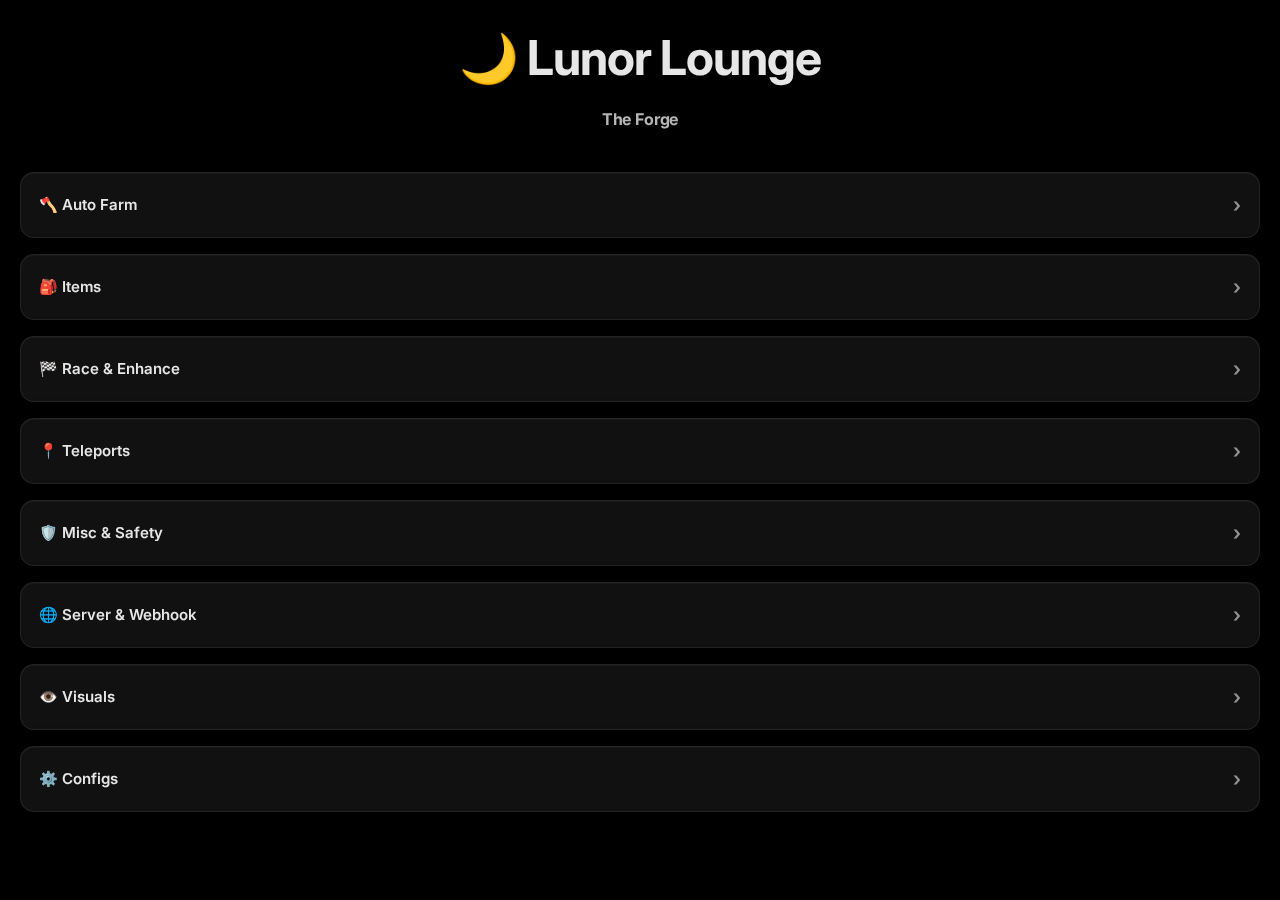
<file: index.html>
<!DOCTYPE html>
<html lang="en">
<head>
<meta charset="UTF-8">
<title>🌙 Lunor Lounge</title>
<meta name="viewport" content="width=device-width, initial-scale=1.0">
<link rel="preconnect" href="https://fonts.googleapis.com">
<link rel="preconnect" href="https://fonts.gstatic.com" crossorigin>
<link href="https://fonts.googleapis.com/css2?family=Inter:wght@400;500;600;700&display=swap" rel="stylesheet">
<link rel="stylesheet" href="style.css">
</head>
<body>

<h1 class="app-title">🌙 Lunor Lounge</h1>
<p class="subtitle">The Forge</p>

<details class="auto-farm">
    <summary>🪓 Auto Farm</summary>
    <details class="auto-farming">
        <summary>⚡ Auto Farming</summary>
        <ul>
            <li>Auto swing (swings both pickaxe and weapon)</li>
            <li>Auto parry (parries enemy attacks, not 100% reliable)</li>
            <li>Auto go to ore (moves to selected ore)</li>
            <li>Auto go to mob (moves to selected mob)</li>
            <li>Auto claim index (claims index automatically)</li>
            <li>Desync (hides your position from others)</li>
        </ul>
    </details>
    <details class="bosses">
        <summary>👹 Bosses</summary>
        <ul>
            <li>Boss info (shows all boss info — time before next party, status, etc.)</li>
            <li>Auto Start & Go to Boss (creates boss party and teleports to boss)</li>
            <li>Spam Start Boss (spawns many bosses, max 16 per person)</li>
            <li>Adjustable character Y, Z, X axis position when farming</li>
        </ul>
    </details>
    <details class="farming-settings">
        <summary>⚙️ Auto Farming Settings</summary>
        <ul>
            <li>Set camera to ores & mobs (sets POV to target)</li>
            <li>Return on toggling off (returns to original position)</li>
            <li>Dodge on attack (goes up when enemy attacks to prevent damage)</li>
            <li>Disable animation (disables running, dashing, etc.)</li>
            <li>Adjustable tween speed</li>
            <li>Movement type (Walk, Tween, Teleport)</li>
            <li>Avoid player (stops floating/flying when a player is near)</li>
            <li>Visualize avoid player</li>
            <li>Adjustable avoid player distance</li>
        </ul>
    </details>
    <details class="farming-settings">
        <summary>📜 Auto Quest</summary>
        <ul>
            <li>Selectable Quest NPCs</li>
            <li>Auto Quest (completes selected quests automatically)</li>
        </ul>
    </details>
</details>

<!-- Items -->
<details class="items">
    <summary>🎒 Items</summary>
    <details>
        <summary>💎 Auto Calculate</summary>
        <ul>
            <li>Calculates inventory value, number of essences, ores, and active bosses</li>
        </ul>
    </details>
    <details>
        <summary>🔨 Forge</summary>
        <ul>
            <li>Auto Forge (automatically forges items)</li>
            <li>Open Forge UI</li>
        </ul>
    </details>
    <details>
        <summary>⛏️ Pickaxe</summary>
        <ul>
            <li>Auto Equip Best Pickaxe</li>
            <li>Auto Purchase Best Pickaxe</li>
            <li>Selectable Pickaxe</li>
            <li>Purchase Pickaxe</li>
        </ul>
    </details>
    <details class="potions">
        <summary>🧪 Potions</summary>
        <details>
            <summary>Manual</summary>
            <ul>
                <li>Selectable Potion</li>
                <li>Potion Amount</li>
                <li>Purchase Potion</li>
            </ul>
        </details>
        <details>
            <summary>Auto</summary>
            <ul>
                <li>Selectable Potion</li>
                <li>Potion Amount</li>
                <li>Auto Buy Potion</li>
                <li>Selectable Auto Consume Potion</li>
                <li>Auto Consume Potion</li>
            </ul>
        </details>
    </details>
    <details class="selling">
        <summary>💰 Selling Items</summary>
        <details>
            <summary>Ores-Basic</summary>
            <ul>
                <li>Selectable Ores</li>
                <li>Selectable Rarity</li>
                <li>Ores Max Price</li>
                <li>Ores Minimum Chance</li>
                <li>Only sell if stash is full</li>
                <li>Auto Sell Ores</li>
            </ul>
        </details>
        <details>
            <summary>Ores-Advanced</summary>
            <ul>
                <li>Selectable ores to keep</li>
                <li>Selectable ores to sell</li>
                <li>Keep amount</li>
                <li>Only Sell if stash is full</li>
                <li>Auto sell ores Advanced</li>
            </ul>
        </details>
        <details>
            <summary>Materials</summary>
            <ul>
                <li>Selectable Materials</li>
                <li>Materials Max Price</li>
                <li>Only Sell if stash is full</li>
                <li>Auto Sell Materials</li>
            </ul>
        </details>
        <details>
            <summary>Runes-Basic</summary>
            <ul>
                <li>Selectable Runes</li>
                <li>Only sell if stash is full</li>
                <li>Auto sell runes</li>
            </ul>
        </details>
        <details>
            <summary>Runes-Advanced</summary>
            <ul>
                <li>Selectable First Trait Pool</li>
                <li>Adjustable Percentage of First Trait Pool</li>
                <li>Selectable Second Trait Pool</li>
                <li>Adjustable Percentage of Second Trait Pool</li>
                <li>Only Sell if stash is full</li>
                <li>Auto Sell Runes Advanced</li>
            </ul>
        </details>
        <details>
            <summary>Equipments</summary>
            <ul>
                <li>Armour</li>
                <li>Pickaxe</li>
                <li>Weapon</li>
            </ul>
        </details>
    </details>
</details>

<!-- Race & Enhance -->
<details class="race-enhance">
    <summary>🏁 Race & Enhance</summary>
    <ul>
        <li>Race Info</li>
        <li>Selectable Race</li>
        <li>Auto Reroll Race</li>
        <li>Selectable Equipment</li>
        <li>Only Enhance if 100%</li>
        <li>Adjustable Target Level</li>
        <li>Auto Enhance</li>
    </ul>
</details>

<!-- Teleports -->
<details class="teleports">
    <summary>📍 Teleports</summary>
    <ul>
        <li>Location Info</li>
        <li>Selectable Saved location</li>
        <li>Save Name</li>
        <li>Save Location</li>
        <li>Delete Saved location</li>
        <li>Copy Coordinates</li>
        <li>Selectable Players</li>
        <li>Selectable NPCs</li>
        <li>Selectable Interactable</li>
        <li>Selectable Shops</li>
    </ul>
</details>

<!-- Misc & Safety -->
<details class="misc">
    <summary>🛡️ Misc & Safety</summary>
    <ul>
        <li>Auto mRejoin</li>
        <li>Selectable Worlds</li>
        <li>Auto Go to world</li>
        <li>No clip</li>
        <li>Auto Run</li>
        <li>Redeem all codes</li>
        <li>Discover all locations</li>
        <li>Selectable Flagged Ranks</li>
        <li>Anti Staff</li>
        <li>Anti Flagged Ranks</li>
        <li>Auto Kick if above player</li>
        <li>Adjustable Server Limit</li>
        <li>Hide Identity</li>
    </ul>
</details>

<!-- Server & Webhook -->
<details class="server-webhook">
    <summary>🌐 Server & Webhook</summary>
    <ul>
        <li>Server Hop to low player</li>
        <li>Auto Server Hop</li>
        <li>Select when to server hop</li>
        <li>Select rocks for when to server hop</li>
        <li>Adjustable Time until hop</li>
        <li>Webhook URL</li>
        <li>Enable Webhook</li>
        <li>Send Text</li>
        <li>Webhook Info</li>
        <li>Stats: Send Stats</li>
        <li>Adjustable Stats Interval</li>
        <li>Events: Disconnect/Kick</li>
        <li>Events: Stuck/Idle</li>
        <li>Adjustable Idle Time</li>
        <li>Notification: Selectable Ores</li>
        <li>Notification: Notify Ores</li>
        <li>Notification: Selectable Materials</li>
        <li>Notification: Notify Materials</li>
    </ul>
</details>

<!-- Visuals -->
<details class="visuals">
    <summary>👁️ Visuals</summary>
    <ul>
        <li>Full Bright</li>
        <li>Disable Camera Shake</li>
        <li>Set FPS cap</li>
        <li>Boost FPS</li>
        <li>Delete Map</li>
        <li>Select Rendering Colour</li>
        <li>Low rendering Screen</li>
        <li>Players ESP</li>
        <li>Ores ESP</li>
        <li>Rocks ESP</li>
        <li>Selectable Rocks</li>
        <li>Adjustable Rocks ESP Distance</li>
        <li>Enemies ESP</li>
        <li>Selectable Enemies</li>
        <li>Adjustable Enemies ESP Distance</li>
    </ul>
</details>

<!-- Configs -->
<details class="configs">
    <summary>⚙️ Configs</summary>
    <ul>
        <li>Selectable Choose theme</li>
        <li>Selectable Starting Gradient</li>
        <li>Selectable Ending Gradient</li>
        <li>Copy Gradient Config</li>
        <li>Import/Export Config</li>
        <li>Config Name</li>
        <li>Config Contents</li>
        <li>Import Config</li>
        <li>Selectable Config List</li>
        <li>Create a Config</li>
        <li>Load a config</li>
        <li>Save a New config</li>
        <li>Delete a Config</li>
        <li>Refresh the Config List</li>
        <li>Auto Load Config</li>
        <li>Auto Load config info</li>
    </ul>
</details>

<script src="script.js"></script>
</body>
</html>
</file>
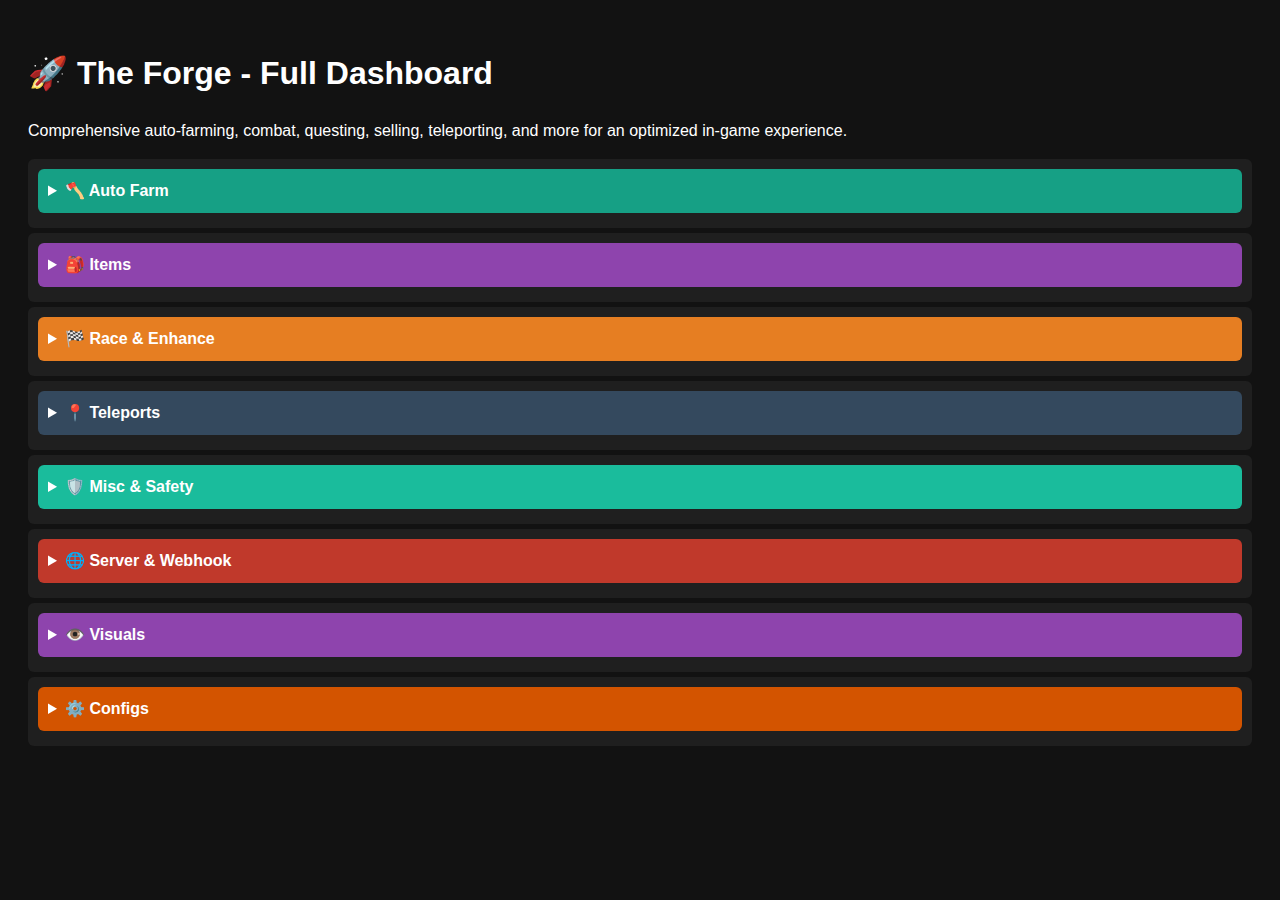
<file: The Forge.html>
<!DOCTYPE html>
<html lang="en">
<head>
<meta charset="UTF-8">
<title>The Forge - Full Dashboard</title>
<meta name="viewport" content="width=device-width, initial-scale=1.0">
<style>
/* ===== Dark Mode Base ===== */
body {
    font-family: Arial, sans-serif;
    background-color: #121212;
    color: #e0e0e0;
    padding: 20px;
    font-size: 16px;
    line-height: 1.5;
}

h1, p {
    color: #fff;
}

details, summary {
    padding: 10px;
    border-radius: 6px;
    cursor: pointer;
    background-color: #1f1f1f;
    margin-bottom: 5px;
}

summary {
    font-weight: bold;
    user-select: none;
}

/* Smooth dropdown animation */
details > ul, details > details > ul {
    max-height: 0;
    overflow: hidden;
    transition: max-height 0.3s ease, opacity 0.3s ease;
    opacity: 0;
    padding-left: 20px;
}

details[open] > ul, details[open] > details > ul {
    max-height: 1000px;
    opacity: 1;
}

details details > ul {
    padding-left: 15px;
}

/* List styles */
ul {
    margin-top: 5px;
    margin-bottom: 5px;
}

/* Responsive */
@media (max-width: 768px) {
    body { padding: 10px; font-size: 14px; }
    summary { padding: 8px; font-size: 14px; }
    ul { margin-left: 15px; font-size: 14px; }
    details { max-width: 100%; overflow-wrap: break-word; }
}

/* Category Colors */
.auto-farm summary { background-color: #16a085; color: #fff; }
.auto-farming summary { background-color: #1abc9c; color: #fff; }
.bosses summary { background-color: #c0392b; color: #fff; }
.farming-settings summary { background-color: #2980b9; color: #fff; }
.items summary { background-color: #8e44ad; color: #fff; }
.potions summary { background-color: #d35400; color: #fff; }
.selling summary { background-color: #27ae60; color: #fff; }
.race-enhance summary { background-color: #e67e22; color: #fff; }
.teleports summary { background-color: #34495e; color: #fff; }
.misc summary { background-color: #1abc9c; color: #fff; }
.server-webhook summary { background-color: #c0392b; color: #fff; }
.visuals summary { background-color: #8e44ad; color: #fff; }
.configs summary { background-color: #d35400; color: #fff; }
</style>
<script>
// Smooth animation for <details>
document.querySelectorAll('details').forEach((detail) => {
    detail.addEventListener('toggle', (e) => {
        const el = e.target;
        const ul = el.querySelector('ul, details > ul');
        if (!ul) return;
        if (el.open) {
            const height = ul.scrollHeight;
            ul.style.maxHeight = height + "px";
            ul.style.opacity = 1;
        } else {
            ul.style.maxHeight = 0;
            ul.style.opacity = 0;
        }
    });
});
</script>
</head>
<body>

<h1>🚀 The Forge - Full Dashboard</h1>
<p>Comprehensive auto-farming, combat, questing, selling, teleporting, and more for an optimized in-game experience.</p>

<!-- Auto Farm -->
<details class="auto-farm">
    <summary>🪓 Auto Farm</summary>

    <details class="auto-farming">
        <summary>⚡ Auto Farming</summary>
        <ul>
            <li>Auto swing (swings both pickaxe and weapon)</li>
            <li>Auto parry (parries enemy attacks, not 100% reliable)</li>
            <li>Auto go to ore (moves to selected ore)</li>
            <li>Auto go to mob (moves to selected mob)</li>
            <li>Auto claim index (claims index automatically)</li>
            <li>Desync (hides your position from others)</li>
        </ul>
    </details>

    <details class="bosses">
        <summary>👹 Bosses</summary>
        <ul>
            <li>Boss info (shows all boss info — time before next party, status, etc.)</li>
            <li>Auto Start & Go to Boss (creates boss party and teleports to boss)</li>
            <li>Spam Start Boss (spawns many bosses, max 16 per person)</li>
            <li>Adjustable character Y, Z, X axis position when farming</li>
        </ul>
    </details>

    <details class="farming-settings">
        <summary>⚙️ Auto Farming Settings</summary>
        <ul>
            <li>Set camera to ores & mobs (sets POV to target)</li>
            <li>Return on toggling off (returns to original position)</li>
            <li>Dodge on attack (goes up when enemy attacks to prevent damage)</li>
            <li>Disable animation (disables running, dashing, etc.)</li>
            <li>Adjustable tween speed</li>
            <li>Movement type (Walk, Tween, Teleport)</li>
            <li>Avoid player (stops floating/flying when a player is near)</li>
            <li>Visualize avoid player</li>
            <li>Adjustable avoid player distance</li>
        </ul>
    </details>

    <details class="farming-settings">
        <summary>📜 Auto Quest</summary>
        <ul>
            <li>Selectable Quest NPCs</li>
            <li>Auto Quest (completes selected quests automatically)</li>
        </ul>
    </details>

</details>

<!-- Items -->
<details class="items">
    <summary>🎒 Items</summary>

    <details>
        <summary>💎 Auto Calculate</summary>
        <ul>
            <li>Calculates inventory value, number of essences, ores, and active bosses</li>
        </ul>
    </details>

    <details>
        <summary>🔨 Forge</summary>
        <ul>
            <li>Auto Forge (automatically forges items)</li>
            <li>Open Forge UI</li>
        </ul>
    </details>

    <details>
        <summary>⛏️ Pickaxe</summary>
        <ul>
            <li>Auto Equip Best Pickaxe</li>
            <li>Auto Purchase Best Pickaxe</li>
            <li>Selectable Pickaxe</li>
            <li>Purchase Pickaxe</li>
        </ul>
    </details>

    <details class="potions">
        <summary>🧪 Potions</summary>

        <details>
            <summary>Manual</summary>
            <ul>
                <li>Selectable Potion</li>
                <li>Potion Amount</li>
                <li>Purchase Potion</li>
            </ul>
        </details>

        <details>
            <summary>Auto</summary>
            <ul>
                <li>Selectable Potion</li>
                <li>Potion Amount</li>
                <li>Auto Buy Potion</li>
                <li>Selectable Auto Consume Potion</li>
                <li>Auto Consume Potion</li>
            </ul>
        </details>

    </details>

    <details class="selling">
        <summary>💰 Selling Items</summary>

        <details>
            <summary>Ores-Basic</summary>
            <ul>
                <li>Selectable Ores</li>
                <li>Selectable Rarity</li>
                <li>Ores Max Price</li>
                <li>Ores Minimum Chance</li>
                <li>Only sell if stash is full</li>
                <li>Auto Sell Ores</li>
            </ul>
        </details>

        <details>
            <summary>Ores-Advanced</summary>
            <ul>
                <li>Selectable ores to keep</li>
                <li>Selectable ores to sell</li>
                <li>Keep amount</li>
                <li>Only Sell if stash is full</li>
                <li>Auto sell ores Advanced</li>
            </ul>
        </details>

        <details>
            <summary>Materials</summary>
            <ul>
                <li>Selectable Materials</li>
                <li>Materials Max Price</li>
                <li>Only Sell if stash is full</li>
                <li>Auto Sell Materials</li>
            </ul>
        </details>

        <details>
            <summary>Runes-Basic</summary>
            <ul>
                <li>Selectable Runes</li>
                <li>Only sell if stash is full</li>
                <li>Auto sell runes</li>
            </ul>
        </details>

        <details>
            <summary>Runes-Advanced</summary>
            <ul>
                <li>Selectable First Trait Pool</li>
                <li>Adjustable Percentage of First Trait Pool</li>
                <li>Selectable Second Trait Pool</li>
                <li>Adjustable Percentage of Second Trait Pool</li>
                <li>Only Sell if stash is full</li>
                <li>Auto Sell Runes Advanced</li>
            </ul>
        </details>

        <details>
            <summary>Equipments</summary>
            <ul>
                <li>Armour</li>
                <li>Pickaxe</li>
                <li>Weapon</li>
            </ul>
        </details>

    </details>

</details>

<!-- Race & Enhance -->
<details class="race-enhance">
    <summary>🏁 Race & Enhance</summary>
    <ul>
        <li>Race Info</li>
        <li>Selectable Race</li>
        <li>Auto Reroll Race</li>
        <li>Selectable Equipment</li>
        <li>Only Enhance if 100%</li>
        <li>Adjustable Target Level</li>
        <li>Auto Enhance</li>
    </ul>
</details>

<!-- Teleports -->
<details class="teleports">
    <summary>📍 Teleports</summary>
    <ul>
        <li>Location Info</li>
        <li>Selectable Saved location</li>
        <li>Save Name</li>
        <li>Save Location</li>
        <li>Delete Saved location</li>
        <li>Copy Coordinates</li>
        <li>Selectable Players</li>
        <li>Selectable NPCs</li>
        <li>Selectable Interactable</li>
        <li>Selectable Shops</li>
    </ul>
</details>

<!-- Misc & Safety -->
<details class="misc">
    <summary>🛡️ Misc & Safety</summary>
    <ul>
        <li>Auto mRejoin</li>
        <li>Selectable Worlds</li>
        <li>Auto Go to world</li>
        <li>No clip</li>
        <li>Auto Run</li>
        <li>Redeem all codes</li>
        <li>Discover all locations</li>
        <li>Selectable Flagged Ranks</li>
        <li>Anti Staff</li>
        <li>Anti Flagged Ranks</li>
        <li>Auto Kick if above player</li>
        <li>Adjustable Server Limit</li>
        <li>Hide Identity</li>
    </ul>
</details>

<!-- Server & Webhook -->
<details class="server-webhook">
    <summary>🌐 Server & Webhook</summary>
    <ul>
        <li>Server Hop to low player</li>
        <li>Auto Server Hop</li>
        <li>Select when to server hop</li>
        <li>Select rocks for when to server hop</li>
        <li>Adjustable Time until hop</li>
        <li>Webhook URL</li>
        <li>Enable Webhook</li>
        <li>Send Text</li>
        <li>Webhook Info</li>
        <li>Stats: Send Stats</li>
        <li>Adjustable Stats Interval</li>
        <li>Events: Disconnect/Kick</li>
        <li>Events: Stuck/Idle</li>
        <li>Adjustable Idle Time</li>
        <li>Notification: Selectable Ores</li>
        <li>Notification: Notify Ores</li>
        <li>Notification: Selectable Materials</li>
        <li>Notification: Notify Materials</li>
    </ul>
</details>

<!-- Visuals -->
<details class="visuals">
    <summary>👁️ Visuals</summary>
    <ul>
        <li>Full Bright</li>
        <li>Disable Camera Shake</li>
        <li>Set FPS cap</li>
        <li>Boost FPS</li>
        <li>Delete Map</li>
        <li>Select Rendering Colour</li>
        <li>Low rendering Screen</li>
        <li>Players ESP</li>
        <li>Ores ESP</li>
        <li>Rocks ESP</li>
        <li>Selectable Rocks</li>
        <li>Adjustable Rocks ESP Distance</li>
        <li>Enemies ESP</li>
        <li>Selectable Enemies</li>
        <li>Adjustable Enemies ESP Distance</li>
    </ul>
</details>

<!-- Configs -->
<details class="configs">
    <summary>⚙️ Configs</summary>
    <ul>
        <li>Selectable Choose theme</li>
        <li>Selectable Starting Gradient</li>
        <li>Selectable Ending Gradient</li>
        <li>Copy Gradient Config</li>
        <li>Import/Export Config</li>
        <li>Config Name</li>
        <li>Config Contents</li>
        <li>Import Config</li>
        <li>Selectable Config List</li>
        <li>Create a Config</li>
        <li>Load a config</li>
        <li>Save a New config</li>
        <li>Delete a Config</li>
        <li>Refresh the Config List</li>
        <li>Auto Load Config</li>
        <li>Auto Load config info</li>
    </ul>
</details>

</body>
</html>
</file>
<file: style.css>
/* =========================
   ROOT VARIABLES (THEME)
   ========================= */
:root {
    --text-main: #e6e6e6;
    --text-muted: #b5b5b5;

    --panel-bg: rgba(20, 20, 20, 0.85);
    --panel-border: rgba(255, 255, 255, 0.08);

    --bg-overlay: rgba(0, 0, 0, 0.65);
}

/* =========================
   GLOBAL RESET
   ========================= */
* {
    margin: 0;
    padding: 0;
    box-sizing: border-box;
}

/* =========================
   BODY (FONT ONLY CHANGED)
   ========================= */
body {
    font-family:
        "Inter",
        system-ui,
        -apple-system,
        BlinkMacSystemFont,
        "Segoe UI",
        Arial,
        sans-serif;

    font-weight: 700;
    -webkit-font-smoothing: antialiased;
    -moz-osx-font-smoothing: grayscale;

    background: none;

    color: var(--text-main);
    padding: 20px;
    font-size: 16px;
    line-height: 1.6;

    overflow-x: hidden;
}

/* =========================
   FIXED BACKGROUND LAYER
   ========================= */
body::before {
    content: "";
    position: fixed;
    inset: 0;

    background-image: url("https://cdn.discordapp.com/attachments/1337032578233925692/1457002893260624018/LunorBG.png?ex=695a6b2f&is=695919af&hm=d13236145f5f6725815c5a906163a3f9532b17583df529c74221999eefc4b46e&");
    background-size: cover;
    background-position: center;
    background-repeat: no-repeat;

    z-index: -2;
    will-change: transform;
}

/* Overlay gelap */
body::after {
    content: "";
    position: fixed;
    inset: 0;
    background: var(--bg-overlay);
    z-index: -1;
}

/* =========================
   HEADER
   ========================= */
.app-title {
    font-size: 48px;
    font-weight: 700;
    text-align: center;
    margin-bottom: 10px;
}

.subtitle {
    text-align: center;
    color: var(--text-muted);
    margin-bottom: 40px;
}

/* =========================
   DETAILS / DROPDOWN
   ========================= */
details {
    background: var(--panel-bg);
    border: 1px solid var(--panel-border);
    border-radius: 14px;
    margin-bottom: 16px;

    backdrop-filter: blur(6px);
}

/* SUMMARY */
summary {
    list-style: none;
    cursor: pointer;

    padding: 16px 18px;
    font-size: 15px;
    font-weight: 600;

    display: flex;
    align-items: center;
    justify-content: space-between;

    user-select: none;
}

/* Remove default arrow */
summary::-webkit-details-marker {
    display: none;
}

/* Custom arrow */
summary::after {
    content: "›";
    font-size: 20px;
    transform: rotate(0deg);
    transition: transform 0.35s ease;
    opacity: 0.6;
}

/* Rotate arrow when open */
details[open] summary::after {
    transform: rotate(90deg);
}

/* =========================
   DROPDOWN CONTENT
   ========================= */
details > ul,
details > details {
    overflow: hidden;
}

details > .content {
    max-height: 0;
    overflow: hidden;

    padding: 0 18px;
    color: var(--text-muted);

    transition:
        max-height 0.45s ease,
        opacity 0.35s ease;

    opacity: 0;
}

details[open] > .content {
    max-height: 600px;
    padding-bottom: 16px;
    opacity: 1;
}

/* =========================
   BULLET LIST (FIXED)
   ========================= */
details ul {
    margin-top: 12px;
    margin-bottom: 12px;

    padding-left: 28px;
    list-style-type: disc;
}

details li {
    margin-bottom: 6px;
    list-style-position: outside;
    font-weight: 400;
}

/* =========================
   PERFORMANCE
   ========================= */
details,
summary {
    contain: layout paint;
}

/* =========================
   MOBILE RESPONSIVE
   ========================= */
@media (max-width: 768px) {
    body {
        padding: 12px;
        font-size: 14px;
    }

    .app-title {
        font-size: 30px;
    }

    summary {
        padding: 12px;
        font-size: 14px;
    }
}

/* =========================
   MOBILE BACKGROUND (REAL DEVICE)
   ========================= */
@media (hover: none) and (pointer: coarse) {
    body::before {
        background-image: url("https://cdn.discordapp.com/attachments/1131946678136606761/1457021041497997363/Desain_tanpa_judul.png?ex=695a7c16&is=69592a96&hm=743183a7e3ffd8f8c3776031d4f6d9db4788bb83e21c2f6a0f11eee3373d4803&");
        background-attachment: scroll;
        background-position: center top;
    }
}

/* =========================
   LOW-END MOBILE PERFORMANCE
   ========================= */
@media (max-width: 768px) and (prefers-reduced-motion: reduce) {
    * {
        animation: none !important;
        transition: none !important;
    }

    body::before {
        background-position: center top;
    }
}

summary {
    transition:
        background 0.25s ease,
        transform 0.18s ease;
}

/* Touch (mobile) */
summary:active {
    transform: scale(0.985);
}

/* Mouse (desktop) */
@media (hover: hover) {
    summary:hover {
        background: rgba(255, 255, 255, 0.03);
    }
}

details {
    box-shadow:
        0 12px 30px rgba(0, 0, 0, 0.35),
        inset 0 1px 0 rgba(255, 255, 255, 0.04);
}
.app-title {
    letter-spacing: -0.02em;
}

.subtitle {
    letter-spacing: -0.01em;
}

summary {
    font-weight: 600;
}

details li {
    font-weight: 400;
}
* {
    -webkit-tap-highlight-color: transparent;
    -webkit-touch-callout: none;
}

/* =========================
   EDGE WHITE GAP FIX
   ========================= */

html, body {
    width: 100%;
    overflow-x: hidden;
}

/* Prevent layout shift during details animation */
body {
    overscroll-behavior: none;
}


/* Lock horizontal overflow completely */
body {
    overflow-x: hidden;
}
/* =========================
   MODERN SCROLLBAR (WINDOWS)
   ========================= */

/* Only apply on Windows browsers */
@media (hover: hover) and (pointer: fine) {

    ::-webkit-scrollbar {
        width: 10px;
    }

    ::-webkit-scrollbar-track {
        background: transparent;
    }

    ::-webkit-scrollbar-thumb {
        background-color: rgba(255, 255, 255, 0.15);
        border-radius: 10px;
        border: 3px solid transparent;
        background-clip: content-box;
    }

    ::-webkit-scrollbar-thumb:hover {
        background-color: rgba(255, 255, 255, 0.25);
    }
}

/* =========================
   NATIVE SMOOTH SCROLLING
   ========================= */

html {
    scroll-behavior: smooth;
}

/* =========================
   MODERN DARK SCROLLBAR (WINDOWS)
   ========================= */
@media (hover: hover) and (pointer: fine) {

    ::-webkit-scrollbar {
        width: 10px;
    }

    ::-webkit-scrollbar-track {
        background: transparent;
    }

    ::-webkit-scrollbar-thumb {
        background-color: rgba(255, 255, 255, 0.18);
        border-radius: 12px;
        border: 3px solid transparent;
        background-clip: content-box;
    }

    ::-webkit-scrollbar-thumb:hover {
        background-color: rgba(255, 255, 255, 0.3);
    }
}

/* =========================
   WINDOWS SCROLLBAR AREA MASK (FINAL FIX)
   ========================= */

/* Force scrollbar area to be dark */
html {
    background-color: #000;
}

/* Prevent right-side gap */
body {
    margin-right: 0 !important;
}
/* =========================
   WINDOWS SCROLLBAR MASK (FINAL CLEAN)
   ========================= */

/* Base background to avoid white gutter */
html {
    background-color: #000;
}

/* Lock layout width */
html, body {
    width: 100%;
    overflow-x: hidden;
}

/* =========================
   WINDOWS DESKTOP SCROLLBAR MASK (FINAL)
   ========================= */

/* Base background to avoid white gutter */
html {
    background-color: #000;
}

/* Prevent horizontal shift */
html, body {
    width: 100%;
    overflow-x: hidden;
}

/* ONLY desktop devices (mouse + hover) */
@media (hover: hover) and (pointer: fine) {

    /* Chromium-based browsers */
    @supports selector(::-webkit-scrollbar) {
        html::after {
            content: "";
            position: fixed;
            top: 0;
            right: 0;

            width: 16px; /* scrollbar width */
            height: 100vh;

            background: rgba(0, 0, 0, 0.65);
            pointer-events: none;

            z-index: 0;
        }
    }
}
</file>
